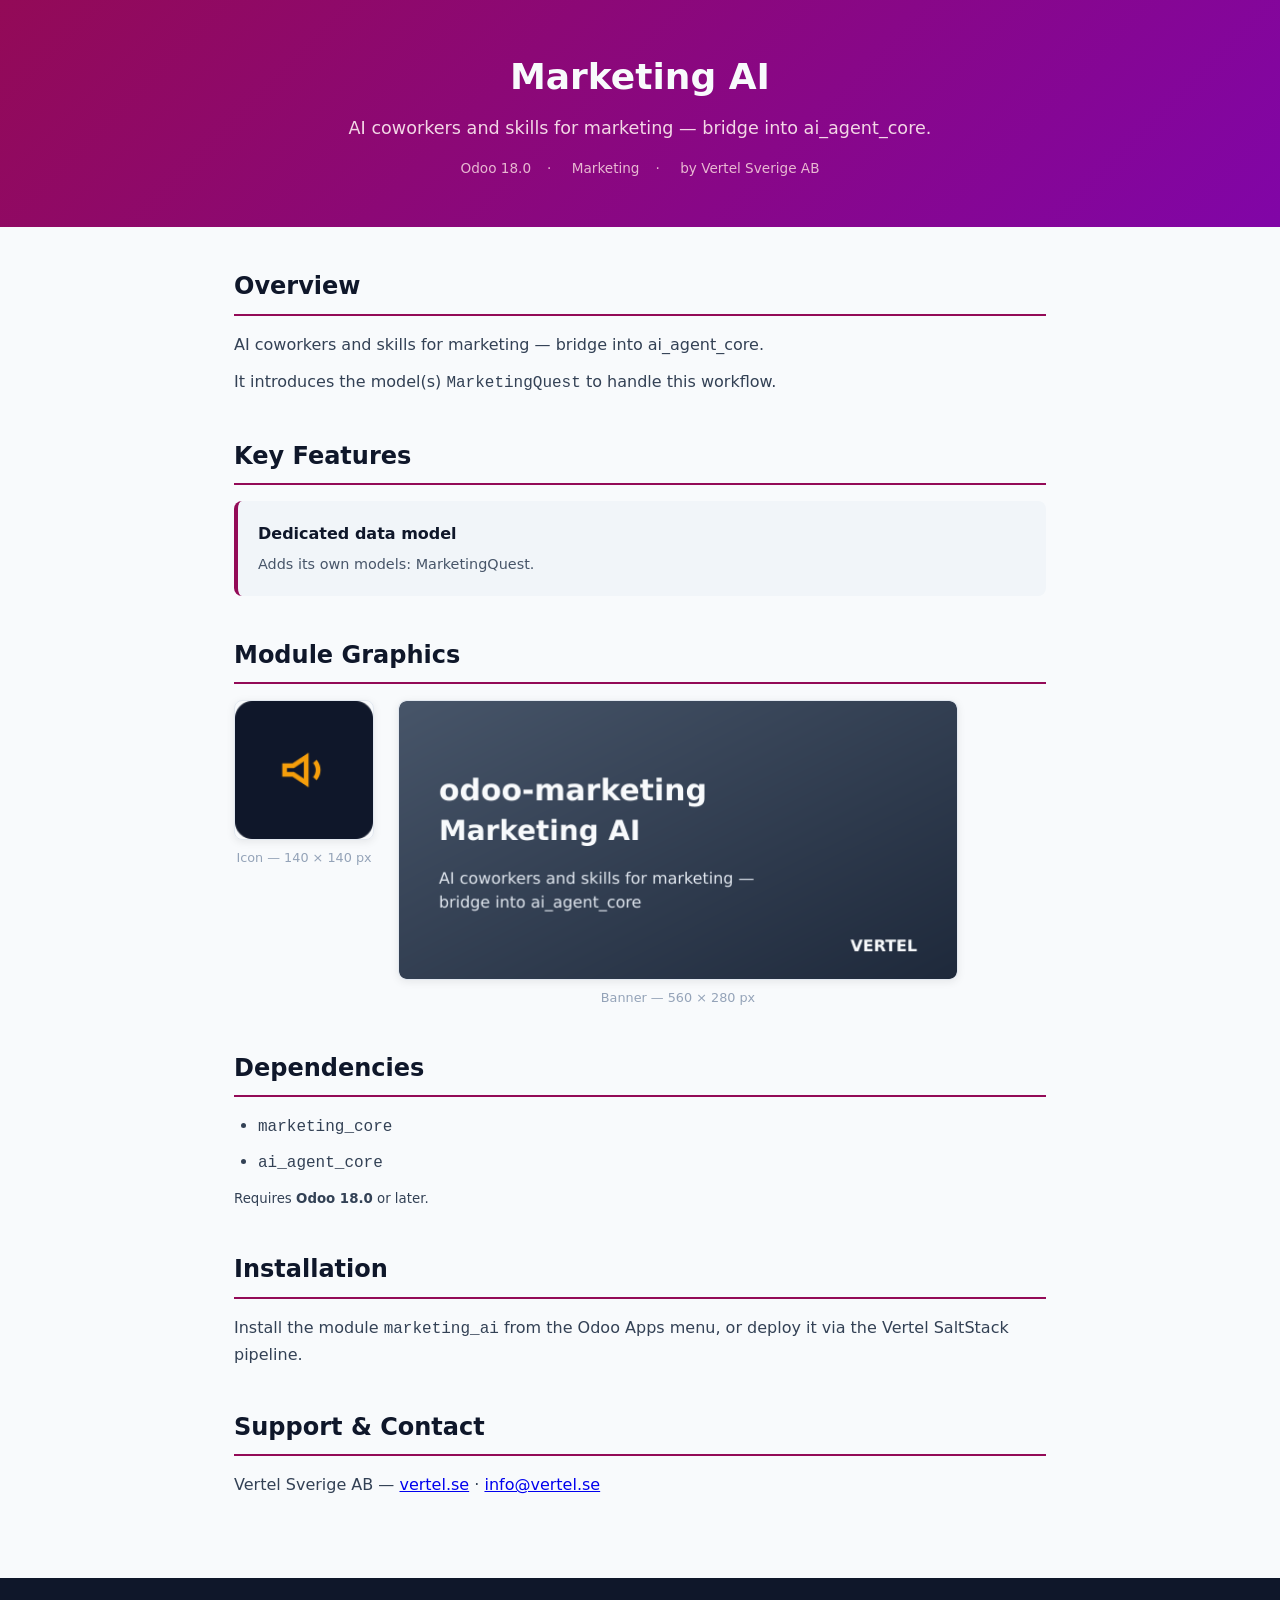
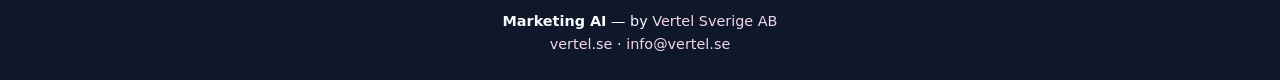
<file: marketing_ai/static/description/index.html>
<!DOCTYPE html>
<html lang="en">
<head>
  <meta charset="UTF-8">
  <meta name="viewport" content="width=device-width, initial-scale=1.0">
  <title>Marketing AI &mdash; Vertel for Odoo</title>
  <style>
    :root { --navy:#0F172A; --darkBg:#1E293B; --white:#F8FAFC; --gray:#94A3B8;
             --lightGray:#E2E8F0; --brand:#930a57; --brand2:#8105a7; }
    * { margin:0; padding:0; box-sizing:border-box; }
    body { font-family:Inter,system-ui,-apple-system,sans-serif; color:var(--darkBg);
            background:var(--white); line-height:1.6; }
    .hero { background:linear-gradient(135deg,var(--brand),var(--brand2)); color:var(--white);
             padding:48px 32px; text-align:center; }
    .hero h1 { font-size:2.25rem; font-weight:800; margin-bottom:8px; }
    .hero .subtitle { font-size:1.1rem; color:#f3d7e6; }
    .hero .meta { margin-top:16px; font-size:0.85rem; color:#e8b8d2; }
    .hero .meta span { margin:0 8px; }
    .container { max-width:860px; margin:0 auto; padding:40px 24px; }
    section { margin-bottom:40px; }
    section h2 { font-size:1.5rem; font-weight:700; color:var(--navy);
                  margin-bottom:16px; padding-bottom:8px; border-bottom:2px solid var(--brand); }
    section p, section li { font-size:1rem; color:#334155; }
    section p { margin-bottom:12px; }
    section ul { padding-left:24px; }
    section li { margin-bottom:8px; }
    .feature-grid { display:grid; grid-template-columns:repeat(auto-fit,minmax(240px,1fr));
                     gap:16px; margin-top:16px; }
    .feature-card { background:#F1F5F9; border-radius:8px; padding:20px;
                     border-left:4px solid var(--brand); }
    .feature-card h4 { font-size:1rem; font-weight:600; color:var(--navy); margin-bottom:6px; }
    .feature-card p { font-size:0.9rem; color:#475569; margin:0; }
    .screenshots { display:flex; flex-wrap:wrap; gap:24px; align-items:flex-start; }
    .screenshots figure { margin:0; text-align:center; }
    .screenshots img { display:block; border-radius:8px;
                        box-shadow:0 2px 8px rgba(0,0,0,0.08);
                        border:1px solid var(--lightGray); }
    .screenshots figcaption { margin-top:8px; font-size:0.8rem; color:var(--gray); }
    footer { background:var(--navy); color:var(--white); text-align:center;
              padding:32px 24px; font-size:0.9rem; }
    footer a { color:#f3d7e6; text-decoration:none; }
  </style>
</head>
<body>
<div class="hero">
  <h1>Marketing AI</h1>
  <p class="subtitle">AI coworkers and skills for marketing — bridge into ai_agent_core.</p>
  <div class="meta">
    <span>Odoo 18.0</span><span>&middot;</span>
    <span>Marketing</span><span>&middot;</span>
    <span>by Vertel Sverige AB</span>
  </div>
</div>
<div class="container">
  <section id="overview">
    <h2>Overview</h2>
    <p>AI coworkers and skills for marketing — bridge into ai_agent_core.</p>
    <p>It introduces the model(s) <code>MarketingQuest</code> to handle this workflow.</p>
  </section>
  <section id="features">
    <h2>Key Features</h2>
    <div class="feature-grid">
      <div class="feature-card"><h4>Dedicated data model</h4><p>Adds its own models: MarketingQuest.</p></div>
    </div>
  </section>
  <section id="screenshots">
    <h2>Module Graphics</h2>
    <div class="screenshots">
      <figure>
        <img src="icon.png" alt="Marketing AI icon" width="140" height="140">
        <figcaption>Icon &mdash; 140 &times; 140 px</figcaption>
      </figure>
      <figure>
        <img src="banner.png" alt="Marketing AI banner" width="560" height="280">
        <figcaption>Banner &mdash; 560 &times; 280 px</figcaption>
      </figure>
    </div>
  </section>
  <section id="dependencies">
    <h2>Dependencies</h2>
    <ul><li><code>marketing_core</code></li><li><code>ai_agent_core</code></li></ul>
    <p><small>Requires <strong>Odoo 18.0</strong> or later.</small></p>
  </section>
  <section id="installation">
    <h2>Installation</h2>
    <p>Install the module <code>marketing_ai</code> from the Odoo Apps menu,
       or deploy it via the Vertel SaltStack pipeline.</p>
  </section>
  <section id="support">
    <h2>Support &amp; Contact</h2>
    <p>Vertel Sverige AB &mdash; <a href="https://vertel.se">vertel.se</a> &middot;
       <a href="mailto:info@vertel.se">info@vertel.se</a></p>
  </section>
</div>
<footer>
  <p><strong>Marketing AI</strong> &mdash; by <a href="https://vertel.se">Vertel Sverige AB</a></p>
  <p><a href="https://vertel.se">vertel.se</a> &middot;
     <a href="mailto:info@vertel.se">info@vertel.se</a></p>
</footer>
</body>
</html>
</file>
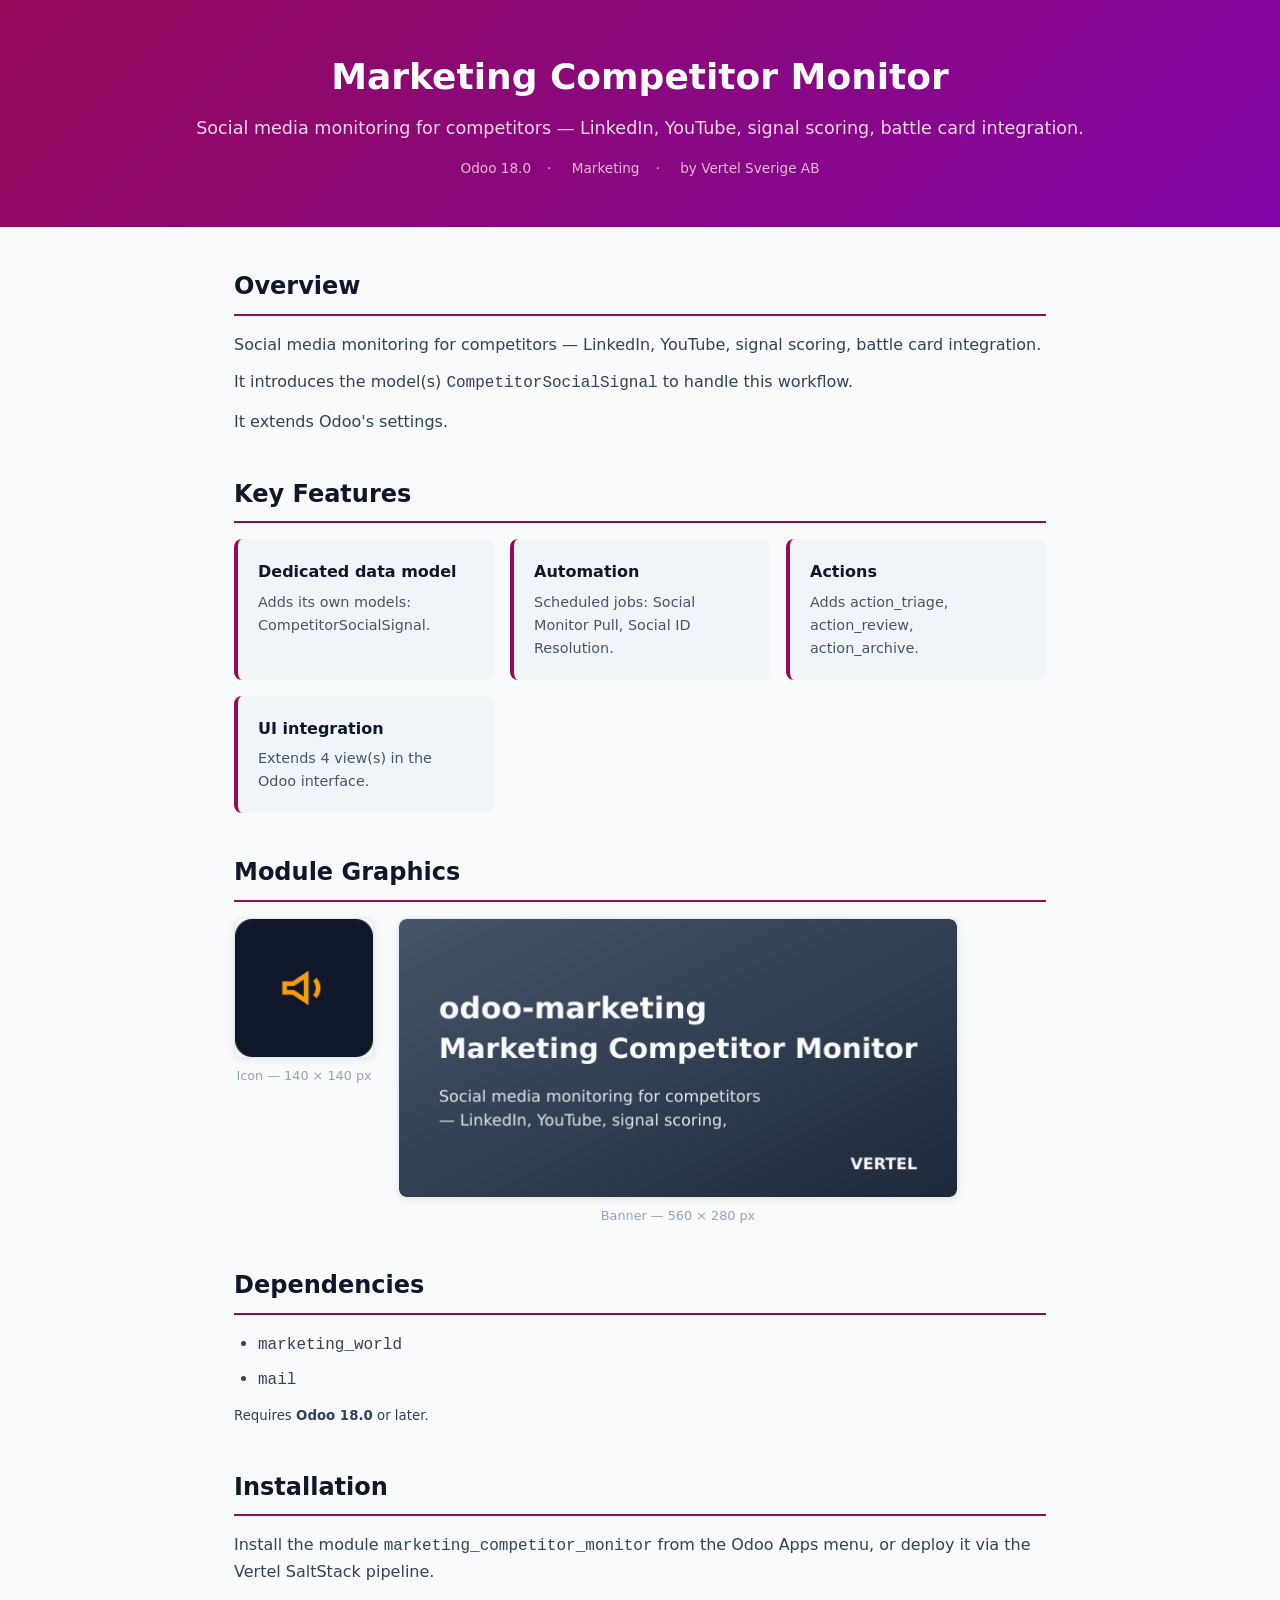
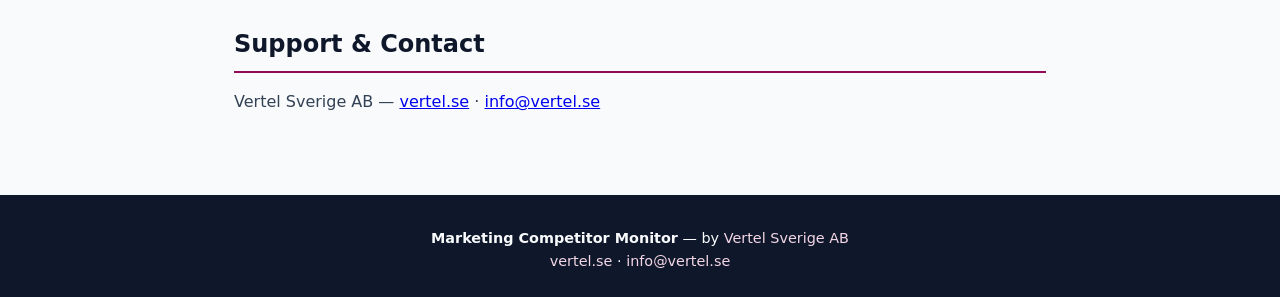
<file: marketing_competitor_monitor/static/description/index.html>
<!DOCTYPE html>
<html lang="en">
<head>
  <meta charset="UTF-8">
  <meta name="viewport" content="width=device-width, initial-scale=1.0">
  <title>Marketing Competitor Monitor &mdash; Vertel for Odoo</title>
  <style>
    :root { --navy:#0F172A; --darkBg:#1E293B; --white:#F8FAFC; --gray:#94A3B8;
             --lightGray:#E2E8F0; --brand:#930a57; --brand2:#8105a7; }
    * { margin:0; padding:0; box-sizing:border-box; }
    body { font-family:Inter,system-ui,-apple-system,sans-serif; color:var(--darkBg);
            background:var(--white); line-height:1.6; }
    .hero { background:linear-gradient(135deg,var(--brand),var(--brand2)); color:var(--white);
             padding:48px 32px; text-align:center; }
    .hero h1 { font-size:2.25rem; font-weight:800; margin-bottom:8px; }
    .hero .subtitle { font-size:1.1rem; color:#f3d7e6; }
    .hero .meta { margin-top:16px; font-size:0.85rem; color:#e8b8d2; }
    .hero .meta span { margin:0 8px; }
    .container { max-width:860px; margin:0 auto; padding:40px 24px; }
    section { margin-bottom:40px; }
    section h2 { font-size:1.5rem; font-weight:700; color:var(--navy);
                  margin-bottom:16px; padding-bottom:8px; border-bottom:2px solid var(--brand); }
    section p, section li { font-size:1rem; color:#334155; }
    section p { margin-bottom:12px; }
    section ul { padding-left:24px; }
    section li { margin-bottom:8px; }
    .feature-grid { display:grid; grid-template-columns:repeat(auto-fit,minmax(240px,1fr));
                     gap:16px; margin-top:16px; }
    .feature-card { background:#F1F5F9; border-radius:8px; padding:20px;
                     border-left:4px solid var(--brand); }
    .feature-card h4 { font-size:1rem; font-weight:600; color:var(--navy); margin-bottom:6px; }
    .feature-card p { font-size:0.9rem; color:#475569; margin:0; }
    .screenshots { display:flex; flex-wrap:wrap; gap:24px; align-items:flex-start; }
    .screenshots figure { margin:0; text-align:center; }
    .screenshots img { display:block; border-radius:8px;
                        box-shadow:0 2px 8px rgba(0,0,0,0.08);
                        border:1px solid var(--lightGray); }
    .screenshots figcaption { margin-top:8px; font-size:0.8rem; color:var(--gray); }
    footer { background:var(--navy); color:var(--white); text-align:center;
              padding:32px 24px; font-size:0.9rem; }
    footer a { color:#f3d7e6; text-decoration:none; }
  </style>
</head>
<body>
<div class="hero">
  <h1>Marketing Competitor Monitor</h1>
  <p class="subtitle">Social media monitoring for competitors — LinkedIn, YouTube, signal scoring, battle card integration.</p>
  <div class="meta">
    <span>Odoo 18.0</span><span>&middot;</span>
    <span>Marketing</span><span>&middot;</span>
    <span>by Vertel Sverige AB</span>
  </div>
</div>
<div class="container">
  <section id="overview">
    <h2>Overview</h2>
    <p>Social media monitoring for competitors — LinkedIn, YouTube, signal scoring, battle card integration.</p>
    <p>It introduces the model(s) <code>CompetitorSocialSignal</code> to handle this workflow.</p>
    <p>It extends Odoo's settings.</p>
  </section>
  <section id="features">
    <h2>Key Features</h2>
    <div class="feature-grid">
      <div class="feature-card"><h4>Dedicated data model</h4><p>Adds its own models: CompetitorSocialSignal.</p></div>
      <div class="feature-card"><h4>Automation</h4><p>Scheduled jobs: Social Monitor Pull, Social ID Resolution.</p></div>
      <div class="feature-card"><h4>Actions</h4><p>Adds action_triage, action_review, action_archive.</p></div>
      <div class="feature-card"><h4>UI integration</h4><p>Extends 4 view(s) in the Odoo interface.</p></div>
    </div>
  </section>
  <section id="screenshots">
    <h2>Module Graphics</h2>
    <div class="screenshots">
      <figure>
        <img src="icon.png" alt="Marketing Competitor Monitor icon" width="140" height="140">
        <figcaption>Icon &mdash; 140 &times; 140 px</figcaption>
      </figure>
      <figure>
        <img src="banner.png" alt="Marketing Competitor Monitor banner" width="560" height="280">
        <figcaption>Banner &mdash; 560 &times; 280 px</figcaption>
      </figure>
    </div>
  </section>
  <section id="dependencies">
    <h2>Dependencies</h2>
    <ul><li><code>marketing_world</code></li><li><code>mail</code></li></ul>
    <p><small>Requires <strong>Odoo 18.0</strong> or later.</small></p>
  </section>
  <section id="installation">
    <h2>Installation</h2>
    <p>Install the module <code>marketing_competitor_monitor</code> from the Odoo Apps menu,
       or deploy it via the Vertel SaltStack pipeline.</p>
  </section>
  <section id="support">
    <h2>Support &amp; Contact</h2>
    <p>Vertel Sverige AB &mdash; <a href="https://vertel.se">vertel.se</a> &middot;
       <a href="mailto:info@vertel.se">info@vertel.se</a></p>
  </section>
</div>
<footer>
  <p><strong>Marketing Competitor Monitor</strong> &mdash; by <a href="https://vertel.se">Vertel Sverige AB</a></p>
  <p><a href="https://vertel.se">vertel.se</a> &middot;
     <a href="mailto:info@vertel.se">info@vertel.se</a></p>
</footer>
</body>
</html>
</file>
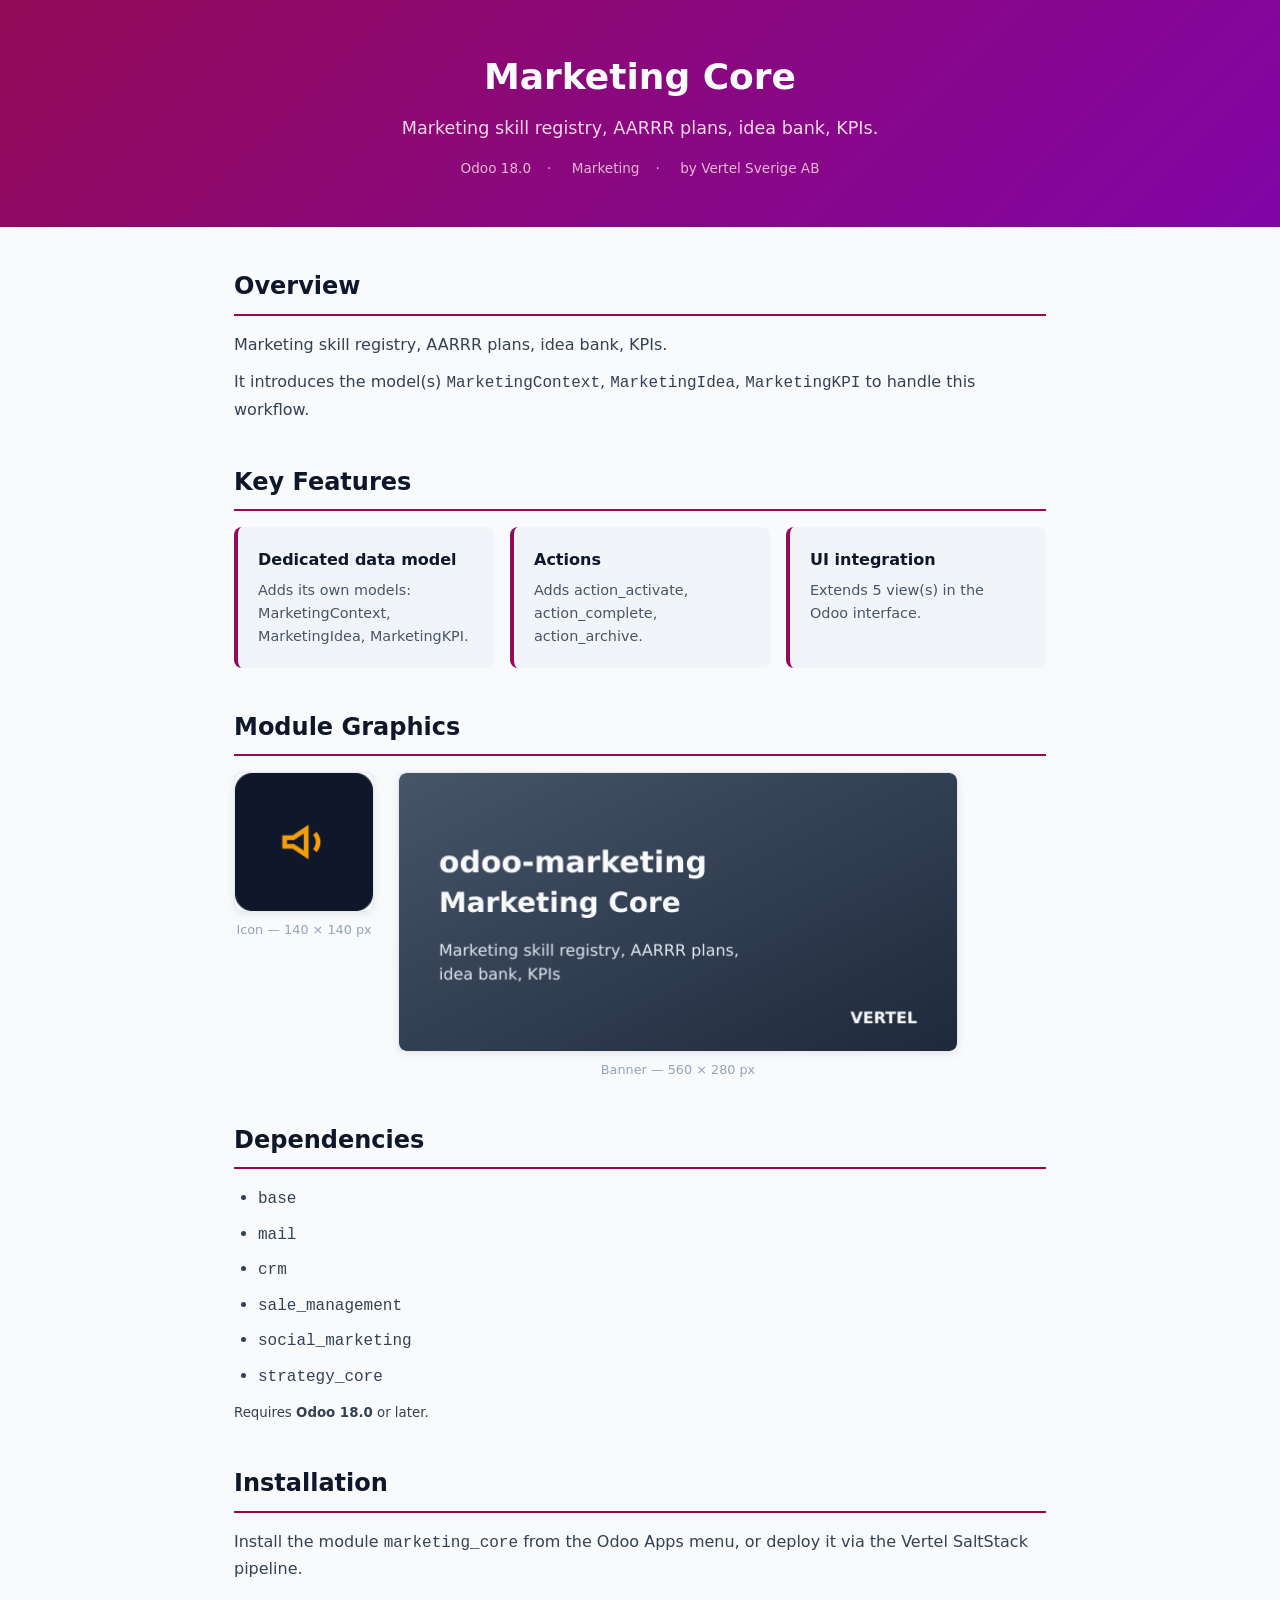
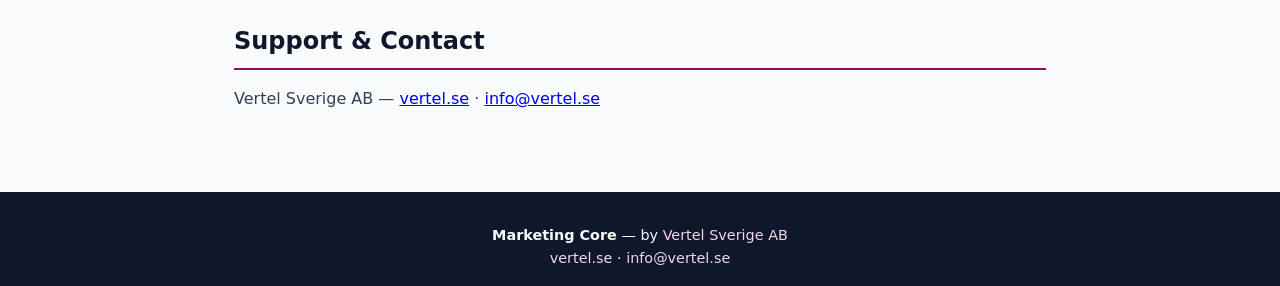
<file: marketing_core/static/description/index.html>
<!DOCTYPE html>
<html lang="en">
<head>
  <meta charset="UTF-8">
  <meta name="viewport" content="width=device-width, initial-scale=1.0">
  <title>Marketing Core &mdash; Vertel for Odoo</title>
  <style>
    :root { --navy:#0F172A; --darkBg:#1E293B; --white:#F8FAFC; --gray:#94A3B8;
             --lightGray:#E2E8F0; --brand:#930a57; --brand2:#8105a7; }
    * { margin:0; padding:0; box-sizing:border-box; }
    body { font-family:Inter,system-ui,-apple-system,sans-serif; color:var(--darkBg);
            background:var(--white); line-height:1.6; }
    .hero { background:linear-gradient(135deg,var(--brand),var(--brand2)); color:var(--white);
             padding:48px 32px; text-align:center; }
    .hero h1 { font-size:2.25rem; font-weight:800; margin-bottom:8px; }
    .hero .subtitle { font-size:1.1rem; color:#f3d7e6; }
    .hero .meta { margin-top:16px; font-size:0.85rem; color:#e8b8d2; }
    .hero .meta span { margin:0 8px; }
    .container { max-width:860px; margin:0 auto; padding:40px 24px; }
    section { margin-bottom:40px; }
    section h2 { font-size:1.5rem; font-weight:700; color:var(--navy);
                  margin-bottom:16px; padding-bottom:8px; border-bottom:2px solid var(--brand); }
    section p, section li { font-size:1rem; color:#334155; }
    section p { margin-bottom:12px; }
    section ul { padding-left:24px; }
    section li { margin-bottom:8px; }
    .feature-grid { display:grid; grid-template-columns:repeat(auto-fit,minmax(240px,1fr));
                     gap:16px; margin-top:16px; }
    .feature-card { background:#F1F5F9; border-radius:8px; padding:20px;
                     border-left:4px solid var(--brand); }
    .feature-card h4 { font-size:1rem; font-weight:600; color:var(--navy); margin-bottom:6px; }
    .feature-card p { font-size:0.9rem; color:#475569; margin:0; }
    .screenshots { display:flex; flex-wrap:wrap; gap:24px; align-items:flex-start; }
    .screenshots figure { margin:0; text-align:center; }
    .screenshots img { display:block; border-radius:8px;
                        box-shadow:0 2px 8px rgba(0,0,0,0.08);
                        border:1px solid var(--lightGray); }
    .screenshots figcaption { margin-top:8px; font-size:0.8rem; color:var(--gray); }
    footer { background:var(--navy); color:var(--white); text-align:center;
              padding:32px 24px; font-size:0.9rem; }
    footer a { color:#f3d7e6; text-decoration:none; }
  </style>
</head>
<body>
<div class="hero">
  <h1>Marketing Core</h1>
  <p class="subtitle">Marketing skill registry, AARRR plans, idea bank, KPIs.</p>
  <div class="meta">
    <span>Odoo 18.0</span><span>&middot;</span>
    <span>Marketing</span><span>&middot;</span>
    <span>by Vertel Sverige AB</span>
  </div>
</div>
<div class="container">
  <section id="overview">
    <h2>Overview</h2>
    <p>Marketing skill registry, AARRR plans, idea bank, KPIs.</p>
    <p>It introduces the model(s) <code>MarketingContext</code>, <code>MarketingIdea</code>, <code>MarketingKPI</code> to handle this workflow.</p>
  </section>
  <section id="features">
    <h2>Key Features</h2>
    <div class="feature-grid">
      <div class="feature-card"><h4>Dedicated data model</h4><p>Adds its own models: MarketingContext, MarketingIdea, MarketingKPI.</p></div>
      <div class="feature-card"><h4>Actions</h4><p>Adds action_activate, action_complete, action_archive.</p></div>
      <div class="feature-card"><h4>UI integration</h4><p>Extends 5 view(s) in the Odoo interface.</p></div>
    </div>
  </section>
  <section id="screenshots">
    <h2>Module Graphics</h2>
    <div class="screenshots">
      <figure>
        <img src="icon.png" alt="Marketing Core icon" width="140" height="140">
        <figcaption>Icon &mdash; 140 &times; 140 px</figcaption>
      </figure>
      <figure>
        <img src="banner.png" alt="Marketing Core banner" width="560" height="280">
        <figcaption>Banner &mdash; 560 &times; 280 px</figcaption>
      </figure>
    </div>
  </section>
  <section id="dependencies">
    <h2>Dependencies</h2>
    <ul><li><code>base</code></li><li><code>mail</code></li><li><code>crm</code></li><li><code>sale_management</code></li><li><code>social_marketing</code></li><li><code>strategy_core</code></li></ul>
    <p><small>Requires <strong>Odoo 18.0</strong> or later.</small></p>
  </section>
  <section id="installation">
    <h2>Installation</h2>
    <p>Install the module <code>marketing_core</code> from the Odoo Apps menu,
       or deploy it via the Vertel SaltStack pipeline.</p>
  </section>
  <section id="support">
    <h2>Support &amp; Contact</h2>
    <p>Vertel Sverige AB &mdash; <a href="https://vertel.se">vertel.se</a> &middot;
       <a href="mailto:info@vertel.se">info@vertel.se</a></p>
  </section>
</div>
<footer>
  <p><strong>Marketing Core</strong> &mdash; by <a href="https://vertel.se">Vertel Sverige AB</a></p>
  <p><a href="https://vertel.se">vertel.se</a> &middot;
     <a href="mailto:info@vertel.se">info@vertel.se</a></p>
</footer>
</body>
</html>
</file>
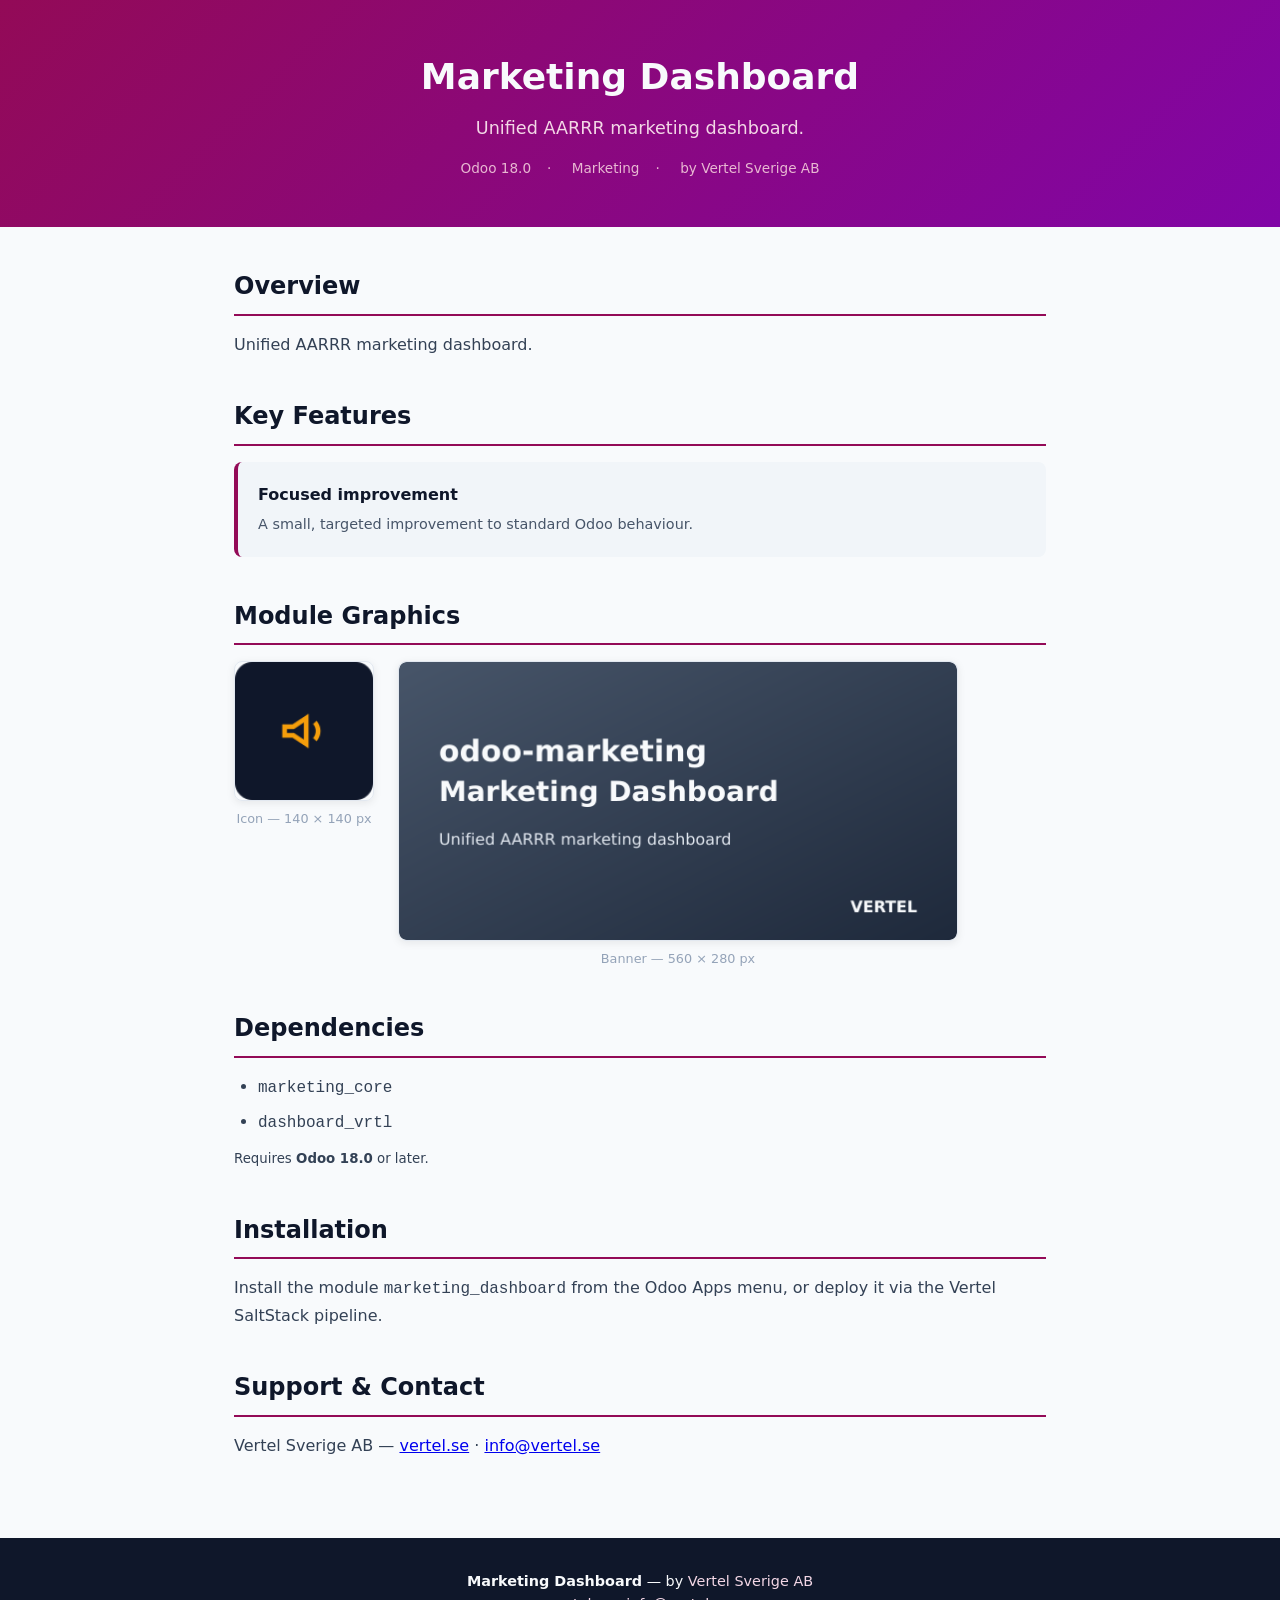
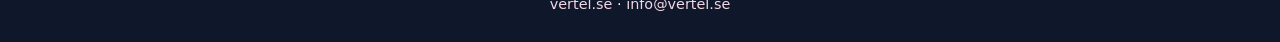
<file: marketing_dashboard/static/description/index.html>
<!DOCTYPE html>
<html lang="en">
<head>
  <meta charset="UTF-8">
  <meta name="viewport" content="width=device-width, initial-scale=1.0">
  <title>Marketing Dashboard &mdash; Vertel for Odoo</title>
  <style>
    :root { --navy:#0F172A; --darkBg:#1E293B; --white:#F8FAFC; --gray:#94A3B8;
             --lightGray:#E2E8F0; --brand:#930a57; --brand2:#8105a7; }
    * { margin:0; padding:0; box-sizing:border-box; }
    body { font-family:Inter,system-ui,-apple-system,sans-serif; color:var(--darkBg);
            background:var(--white); line-height:1.6; }
    .hero { background:linear-gradient(135deg,var(--brand),var(--brand2)); color:var(--white);
             padding:48px 32px; text-align:center; }
    .hero h1 { font-size:2.25rem; font-weight:800; margin-bottom:8px; }
    .hero .subtitle { font-size:1.1rem; color:#f3d7e6; }
    .hero .meta { margin-top:16px; font-size:0.85rem; color:#e8b8d2; }
    .hero .meta span { margin:0 8px; }
    .container { max-width:860px; margin:0 auto; padding:40px 24px; }
    section { margin-bottom:40px; }
    section h2 { font-size:1.5rem; font-weight:700; color:var(--navy);
                  margin-bottom:16px; padding-bottom:8px; border-bottom:2px solid var(--brand); }
    section p, section li { font-size:1rem; color:#334155; }
    section p { margin-bottom:12px; }
    section ul { padding-left:24px; }
    section li { margin-bottom:8px; }
    .feature-grid { display:grid; grid-template-columns:repeat(auto-fit,minmax(240px,1fr));
                     gap:16px; margin-top:16px; }
    .feature-card { background:#F1F5F9; border-radius:8px; padding:20px;
                     border-left:4px solid var(--brand); }
    .feature-card h4 { font-size:1rem; font-weight:600; color:var(--navy); margin-bottom:6px; }
    .feature-card p { font-size:0.9rem; color:#475569; margin:0; }
    .screenshots { display:flex; flex-wrap:wrap; gap:24px; align-items:flex-start; }
    .screenshots figure { margin:0; text-align:center; }
    .screenshots img { display:block; border-radius:8px;
                        box-shadow:0 2px 8px rgba(0,0,0,0.08);
                        border:1px solid var(--lightGray); }
    .screenshots figcaption { margin-top:8px; font-size:0.8rem; color:var(--gray); }
    footer { background:var(--navy); color:var(--white); text-align:center;
              padding:32px 24px; font-size:0.9rem; }
    footer a { color:#f3d7e6; text-decoration:none; }
  </style>
</head>
<body>
<div class="hero">
  <h1>Marketing Dashboard</h1>
  <p class="subtitle">Unified AARRR marketing dashboard.</p>
  <div class="meta">
    <span>Odoo 18.0</span><span>&middot;</span>
    <span>Marketing</span><span>&middot;</span>
    <span>by Vertel Sverige AB</span>
  </div>
</div>
<div class="container">
  <section id="overview">
    <h2>Overview</h2>
    <p>Unified AARRR marketing dashboard.</p>
  </section>
  <section id="features">
    <h2>Key Features</h2>
    <div class="feature-grid">
      <div class="feature-card"><h4>Focused improvement</h4><p>A small, targeted improvement to standard Odoo behaviour.</p></div>
    </div>
  </section>
  <section id="screenshots">
    <h2>Module Graphics</h2>
    <div class="screenshots">
      <figure>
        <img src="icon.png" alt="Marketing Dashboard icon" width="140" height="140">
        <figcaption>Icon &mdash; 140 &times; 140 px</figcaption>
      </figure>
      <figure>
        <img src="banner.png" alt="Marketing Dashboard banner" width="560" height="280">
        <figcaption>Banner &mdash; 560 &times; 280 px</figcaption>
      </figure>
    </div>
  </section>
  <section id="dependencies">
    <h2>Dependencies</h2>
    <ul><li><code>marketing_core</code></li><li><code>dashboard_vrtl</code></li></ul>
    <p><small>Requires <strong>Odoo 18.0</strong> or later.</small></p>
  </section>
  <section id="installation">
    <h2>Installation</h2>
    <p>Install the module <code>marketing_dashboard</code> from the Odoo Apps menu,
       or deploy it via the Vertel SaltStack pipeline.</p>
  </section>
  <section id="support">
    <h2>Support &amp; Contact</h2>
    <p>Vertel Sverige AB &mdash; <a href="https://vertel.se">vertel.se</a> &middot;
       <a href="mailto:info@vertel.se">info@vertel.se</a></p>
  </section>
</div>
<footer>
  <p><strong>Marketing Dashboard</strong> &mdash; by <a href="https://vertel.se">Vertel Sverige AB</a></p>
  <p><a href="https://vertel.se">vertel.se</a> &middot;
     <a href="mailto:info@vertel.se">info@vertel.se</a></p>
</footer>
</body>
</html>
</file>
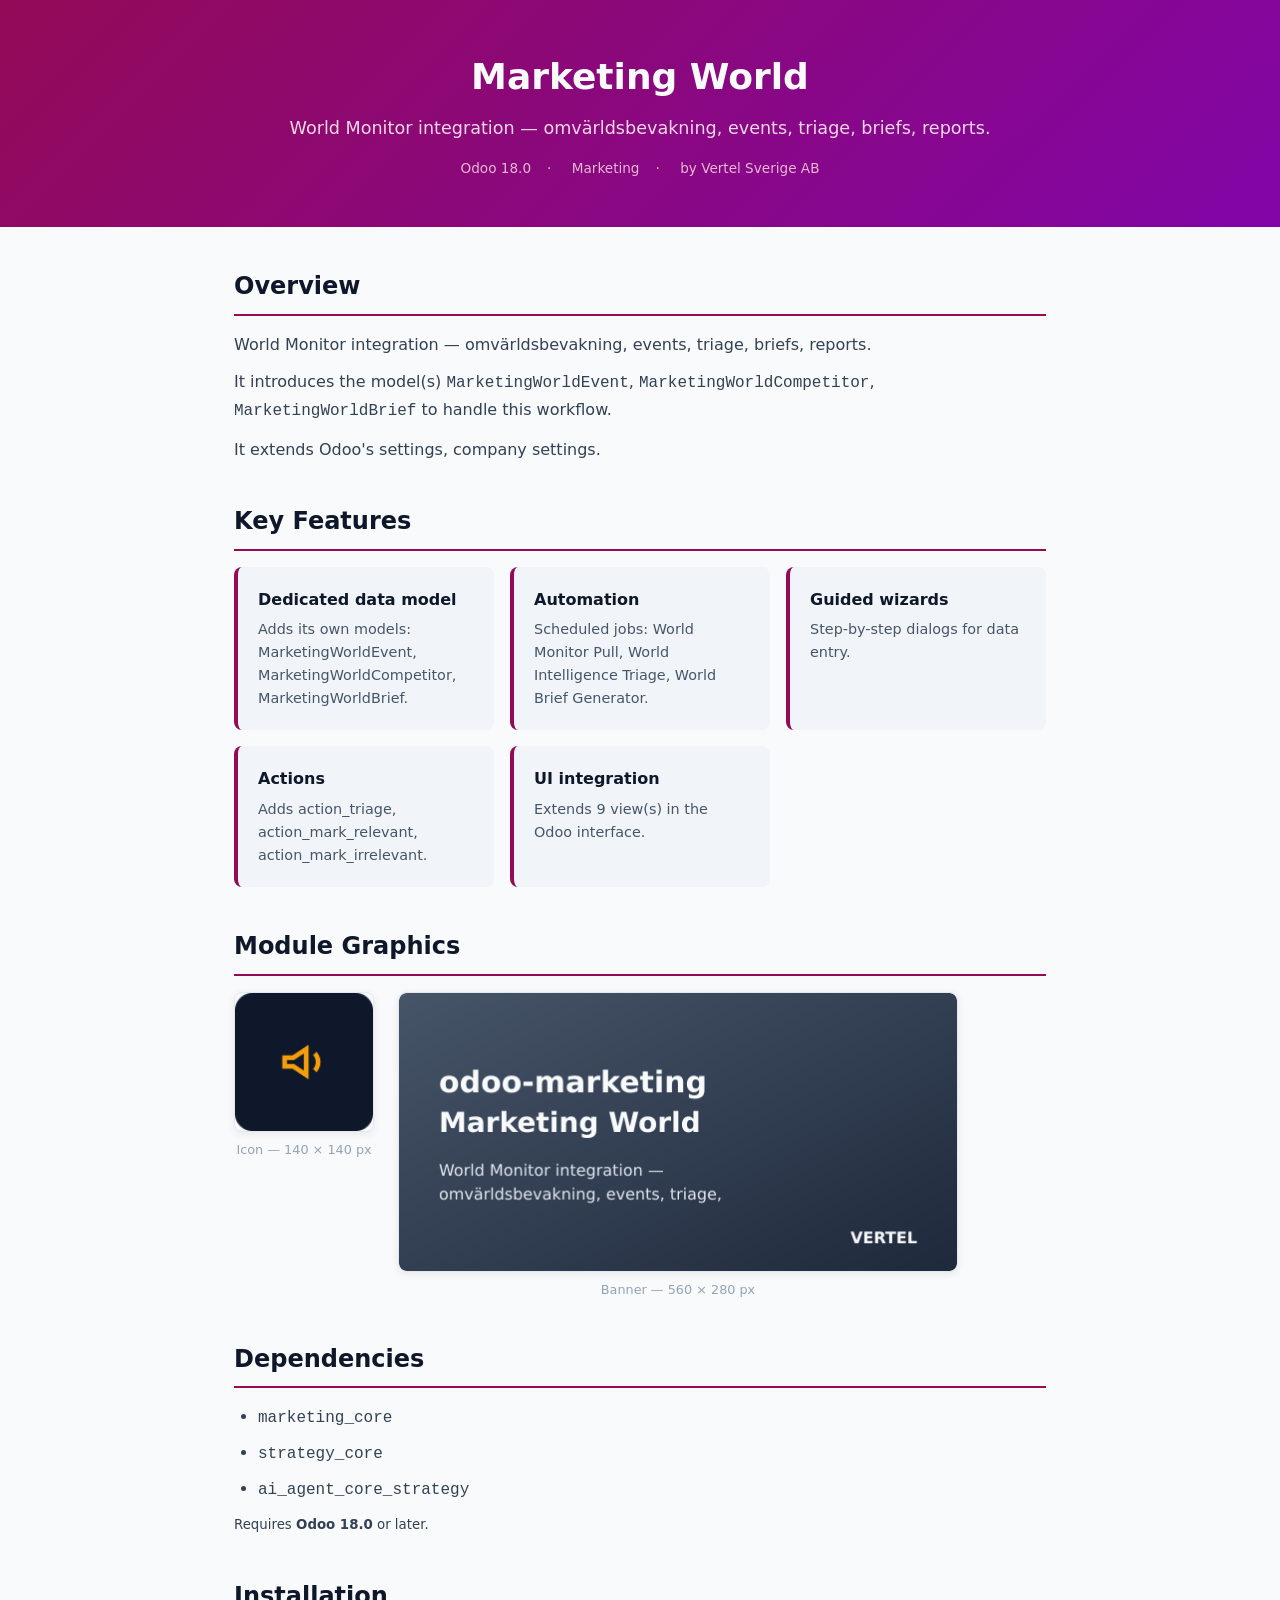
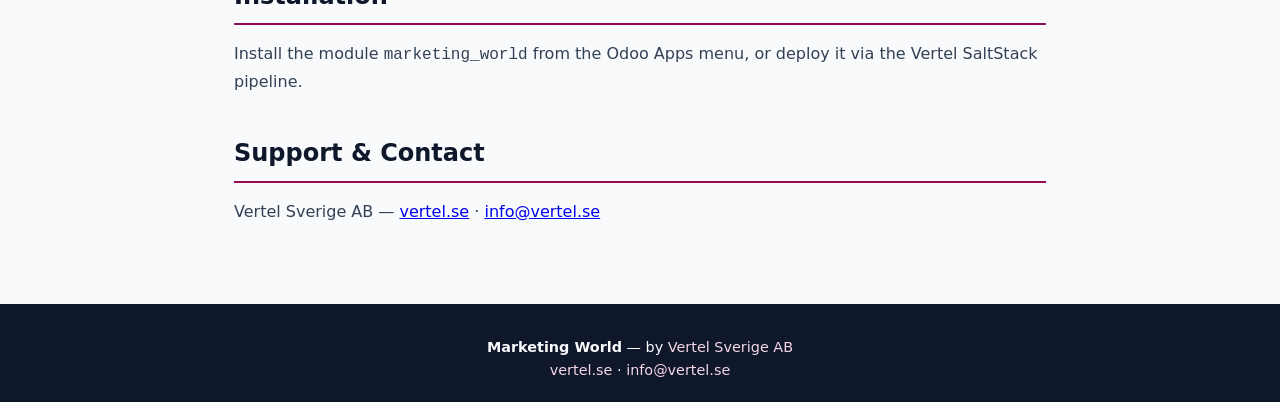
<file: marketing_world/static/description/index.html>
<!DOCTYPE html>
<html lang="en">
<head>
  <meta charset="UTF-8">
  <meta name="viewport" content="width=device-width, initial-scale=1.0">
  <title>Marketing World &mdash; Vertel for Odoo</title>
  <style>
    :root { --navy:#0F172A; --darkBg:#1E293B; --white:#F8FAFC; --gray:#94A3B8;
             --lightGray:#E2E8F0; --brand:#930a57; --brand2:#8105a7; }
    * { margin:0; padding:0; box-sizing:border-box; }
    body { font-family:Inter,system-ui,-apple-system,sans-serif; color:var(--darkBg);
            background:var(--white); line-height:1.6; }
    .hero { background:linear-gradient(135deg,var(--brand),var(--brand2)); color:var(--white);
             padding:48px 32px; text-align:center; }
    .hero h1 { font-size:2.25rem; font-weight:800; margin-bottom:8px; }
    .hero .subtitle { font-size:1.1rem; color:#f3d7e6; }
    .hero .meta { margin-top:16px; font-size:0.85rem; color:#e8b8d2; }
    .hero .meta span { margin:0 8px; }
    .container { max-width:860px; margin:0 auto; padding:40px 24px; }
    section { margin-bottom:40px; }
    section h2 { font-size:1.5rem; font-weight:700; color:var(--navy);
                  margin-bottom:16px; padding-bottom:8px; border-bottom:2px solid var(--brand); }
    section p, section li { font-size:1rem; color:#334155; }
    section p { margin-bottom:12px; }
    section ul { padding-left:24px; }
    section li { margin-bottom:8px; }
    .feature-grid { display:grid; grid-template-columns:repeat(auto-fit,minmax(240px,1fr));
                     gap:16px; margin-top:16px; }
    .feature-card { background:#F1F5F9; border-radius:8px; padding:20px;
                     border-left:4px solid var(--brand); }
    .feature-card h4 { font-size:1rem; font-weight:600; color:var(--navy); margin-bottom:6px; }
    .feature-card p { font-size:0.9rem; color:#475569; margin:0; }
    .screenshots { display:flex; flex-wrap:wrap; gap:24px; align-items:flex-start; }
    .screenshots figure { margin:0; text-align:center; }
    .screenshots img { display:block; border-radius:8px;
                        box-shadow:0 2px 8px rgba(0,0,0,0.08);
                        border:1px solid var(--lightGray); }
    .screenshots figcaption { margin-top:8px; font-size:0.8rem; color:var(--gray); }
    footer { background:var(--navy); color:var(--white); text-align:center;
              padding:32px 24px; font-size:0.9rem; }
    footer a { color:#f3d7e6; text-decoration:none; }
  </style>
</head>
<body>
<div class="hero">
  <h1>Marketing World</h1>
  <p class="subtitle">World Monitor integration — omvärldsbevakning, events, triage, briefs, reports.</p>
  <div class="meta">
    <span>Odoo 18.0</span><span>&middot;</span>
    <span>Marketing</span><span>&middot;</span>
    <span>by Vertel Sverige AB</span>
  </div>
</div>
<div class="container">
  <section id="overview">
    <h2>Overview</h2>
    <p>World Monitor integration — omvärldsbevakning, events, triage, briefs, reports.</p>
    <p>It introduces the model(s) <code>MarketingWorldEvent</code>, <code>MarketingWorldCompetitor</code>, <code>MarketingWorldBrief</code> to handle this workflow.</p>
    <p>It extends Odoo's settings, company settings.</p>
  </section>
  <section id="features">
    <h2>Key Features</h2>
    <div class="feature-grid">
      <div class="feature-card"><h4>Dedicated data model</h4><p>Adds its own models: MarketingWorldEvent, MarketingWorldCompetitor, MarketingWorldBrief.</p></div>
      <div class="feature-card"><h4>Automation</h4><p>Scheduled jobs: World Monitor Pull, World Intelligence Triage, World Brief Generator.</p></div>
      <div class="feature-card"><h4>Guided wizards</h4><p>Step-by-step dialogs for data entry.</p></div>
      <div class="feature-card"><h4>Actions</h4><p>Adds action_triage, action_mark_relevant, action_mark_irrelevant.</p></div>
      <div class="feature-card"><h4>UI integration</h4><p>Extends 9 view(s) in the Odoo interface.</p></div>
    </div>
  </section>
  <section id="screenshots">
    <h2>Module Graphics</h2>
    <div class="screenshots">
      <figure>
        <img src="icon.png" alt="Marketing World icon" width="140" height="140">
        <figcaption>Icon &mdash; 140 &times; 140 px</figcaption>
      </figure>
      <figure>
        <img src="banner.png" alt="Marketing World banner" width="560" height="280">
        <figcaption>Banner &mdash; 560 &times; 280 px</figcaption>
      </figure>
    </div>
  </section>
  <section id="dependencies">
    <h2>Dependencies</h2>
    <ul><li><code>marketing_core</code></li><li><code>strategy_core</code></li><li><code>ai_agent_core_strategy</code></li></ul>
    <p><small>Requires <strong>Odoo 18.0</strong> or later.</small></p>
  </section>
  <section id="installation">
    <h2>Installation</h2>
    <p>Install the module <code>marketing_world</code> from the Odoo Apps menu,
       or deploy it via the Vertel SaltStack pipeline.</p>
  </section>
  <section id="support">
    <h2>Support &amp; Contact</h2>
    <p>Vertel Sverige AB &mdash; <a href="https://vertel.se">vertel.se</a> &middot;
       <a href="mailto:info@vertel.se">info@vertel.se</a></p>
  </section>
</div>
<footer>
  <p><strong>Marketing World</strong> &mdash; by <a href="https://vertel.se">Vertel Sverige AB</a></p>
  <p><a href="https://vertel.se">vertel.se</a> &middot;
     <a href="mailto:info@vertel.se">info@vertel.se</a></p>
</footer>
</body>
</html>
</file>
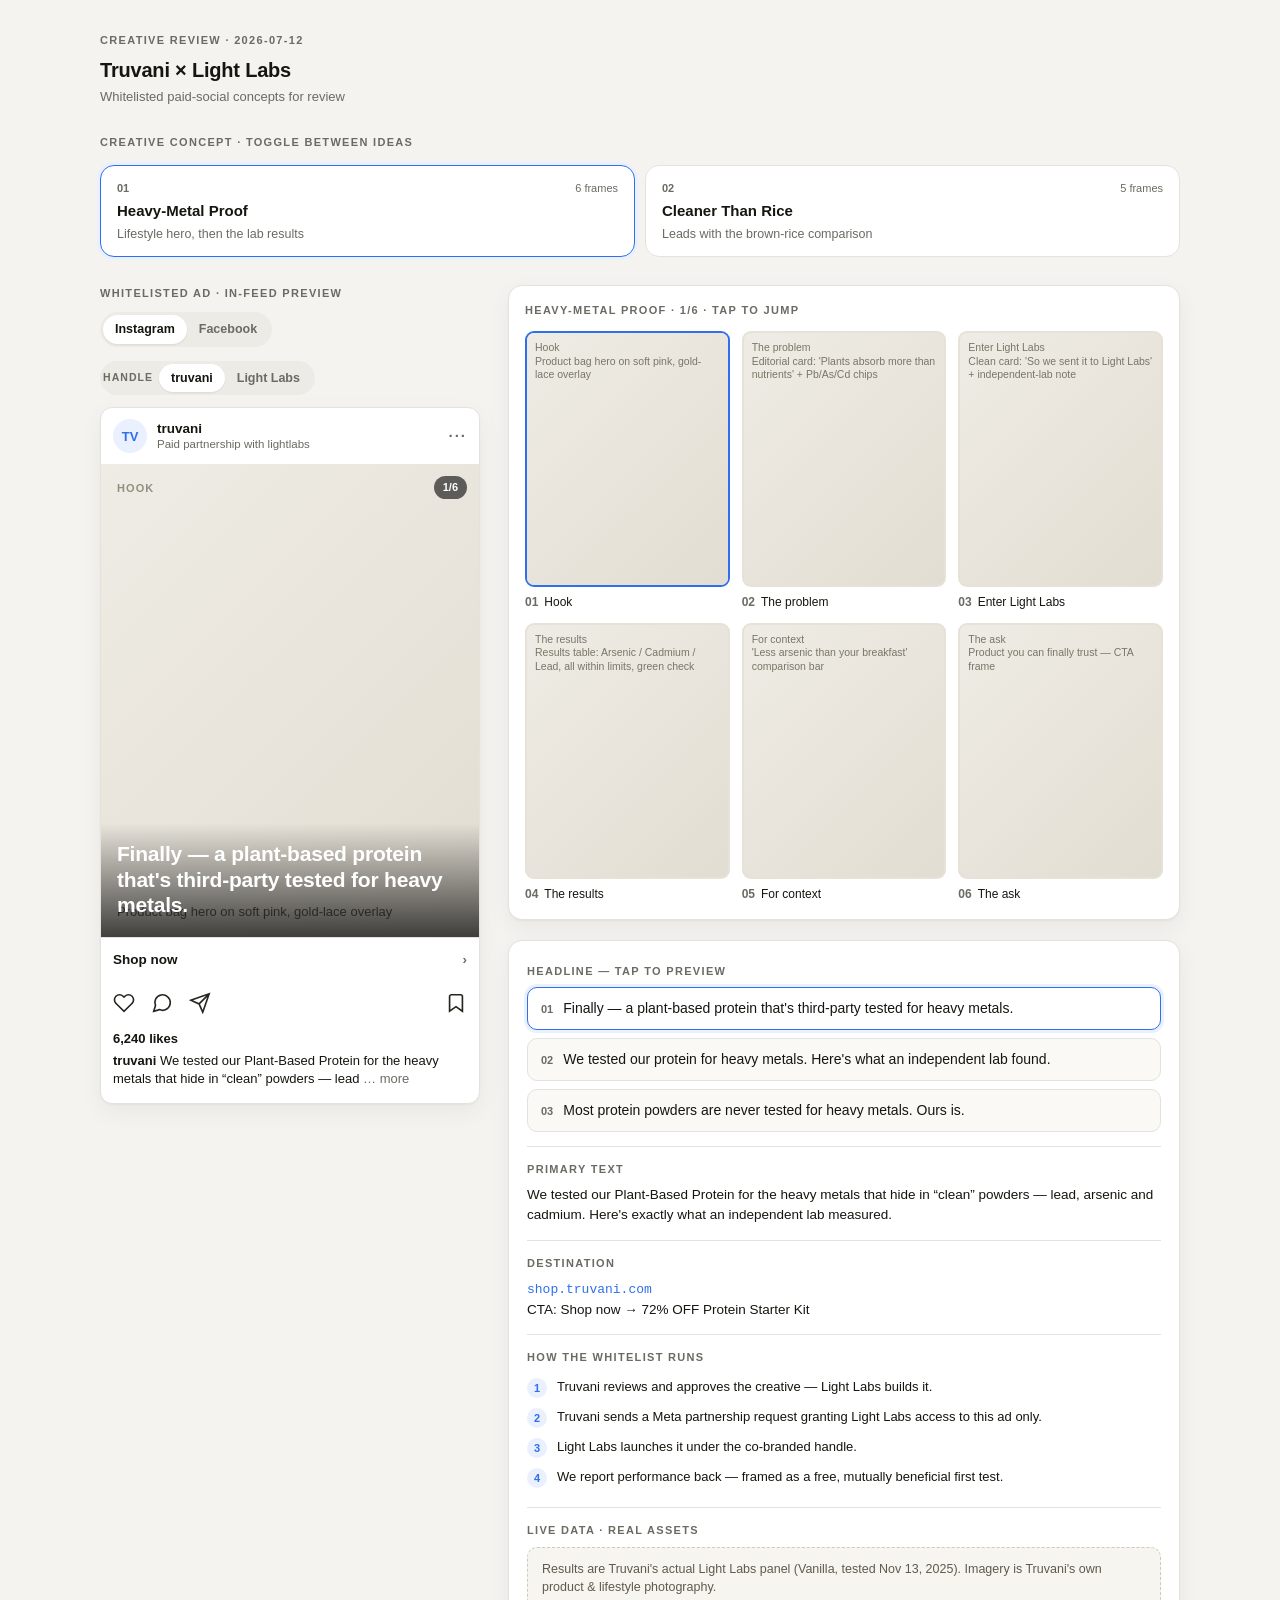
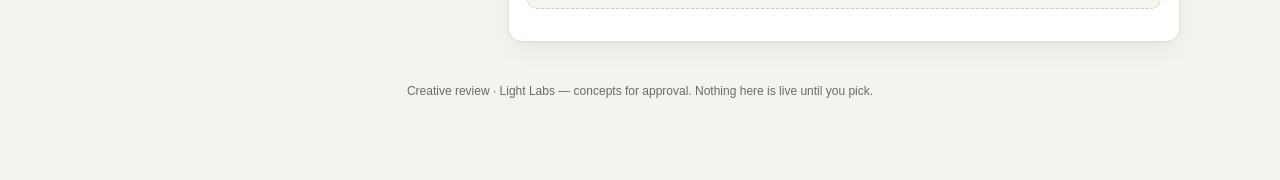
<file: skills/ad-creative/assets/creative-review-template.html>
<!DOCTYPE html>
<!--
  Creative Review Page — a shareable ad-creative approval artifact.

  HOW TO USE (agents): replace the JSON inside <script id="review-data"> below
  with the real project. Everything else renders from it. The file is
  self-contained — no build, no network, no dependencies. Open it in a browser,
  host it on any static host (Vercel/Netlify/GitHub Pages), or hand off the
  single .html file.

  THE DATA BLOCK IS JSON, NOT JAVASCRIPT:
    - double-quoted keys and strings, no comments, no trailing commas
    - it is inert data (parsed with JSON.parse), so a value can never execute
    - SECURITY: escape every literal "<" in your text values as < so a
      value like "</script>" can never break out of the tag. All values are
      also HTML-escaped again at render time.

  DATA SHAPE — see references/creative-review-page.md for the annotated spec.
  Images: each frame's "image" may be a URL, a relative path, or a data URI.
  If omitted (or the file is missing), a placeholder shows the frame label +
  the image prompt — use this for concepts not yet rendered to image.
-->
<html lang="en">
<head>
<meta charset="utf-8" />
<meta name="viewport" content="width=device-width, initial-scale=1" />
<title>Creative Review</title>
<style>
  :root {
    --bg: #f4f3f0; --card: #ffffff; --ink: #16150f; --muted: #6b6a63;
    --line: #e4e2dc; --accent: #2f6fed; --accent-soft: #eaf0fe;
    --radius: 14px; --shadow: 0 1px 2px rgba(0,0,0,.04), 0 8px 24px rgba(0,0,0,.05);
  }
  * { box-sizing: border-box; }
  body { margin: 0; background: var(--bg); color: var(--ink);
    font: 15px/1.5 -apple-system, BlinkMacSystemFont, "Segoe UI", Roboto, Helvetica, Arial, sans-serif;
    -webkit-font-smoothing: antialiased; }
  .wrap { max-width: 1120px; margin: 0 auto; padding: 32px 20px 80px; }
  .eyebrow { font-size: 11px; font-weight: 700; letter-spacing: .12em; text-transform: uppercase; color: var(--muted); }
  a { color: var(--accent); }

  header.project { margin-bottom: 28px; }
  header.project h1 { font-size: 20px; margin: 6px 0 2px; letter-spacing: -.01em; }
  header.project .sub { color: var(--muted); font-size: 13px; }

  .concepts { display: grid; grid-template-columns: repeat(auto-fit, minmax(210px, 1fr)); gap: 10px; margin: 14px 0 28px; }
  .concept { text-align: left; background: var(--card); border: 1.5px solid var(--line); border-radius: var(--radius);
    padding: 14px 16px; cursor: pointer; transition: border-color .12s, box-shadow .12s; font: inherit; color: inherit; }
  .concept:hover { border-color: #cfcdc6; }
  .concept[aria-selected="true"] { border-color: var(--accent); box-shadow: 0 0 0 3px var(--accent-soft); background: #fff; }
  .concept .row1 { display: flex; align-items: baseline; justify-content: space-between; gap: 8px; }
  .concept .num { font-size: 11px; font-weight: 700; color: var(--muted); }
  .concept .frames { font-size: 11px; color: var(--muted); }
  .concept .name { font-weight: 650; font-size: 15px; margin: 4px 0 3px; }
  .concept .tag { font-size: 12.5px; color: var(--muted); line-height: 1.35; }

  .grid { display: grid; grid-template-columns: minmax(0, 380px) minmax(0, 1fr); gap: 28px; align-items: start; }
  @media (max-width: 860px) { .grid { grid-template-columns: 1fr; } }
  .col-label { margin-bottom: 10px; }

  .toggles { display: flex; flex-wrap: wrap; gap: 14px; margin-bottom: 12px; }
  .seg { display: inline-flex; background: #ecebe6; border-radius: 999px; padding: 3px; }
  .seg button { border: 0; background: transparent; font: inherit; font-size: 12.5px; font-weight: 600; color: var(--muted);
    padding: 5px 12px; border-radius: 999px; cursor: pointer; }
  .seg button[aria-pressed="true"] { background: #fff; color: var(--ink); box-shadow: 0 1px 2px rgba(0,0,0,.08); }
  .seg .lbl { align-self: center; font-size: 10.5px; font-weight: 700; letter-spacing: .1em; text-transform: uppercase; color: var(--muted); margin-right: 6px; }

  .post { background: var(--card); border: 1px solid var(--line); border-radius: 12px; overflow: hidden; box-shadow: var(--shadow); }
  .post .top { display: flex; align-items: center; gap: 10px; padding: 11px 12px; }
  .post .avatar { width: 34px; height: 34px; border-radius: 50%; background: var(--accent-soft); color: var(--accent);
    display: grid; place-items: center; font-weight: 700; font-size: 13px; overflow: hidden; flex: none; }
  .post .avatar img { width: 100%; height: 100%; object-fit: cover; }
  .post .who { line-height: 1.2; }
  .post .who .name { font-weight: 650; font-size: 13.5px; }
  .post .who .partner { font-size: 11.5px; color: var(--muted); }
  .post .dots { margin-left: auto; color: var(--muted); font-weight: 700; letter-spacing: 2px; }
  .frame { position: relative; aspect-ratio: 4/5; background: #ded9d0; display: grid; }
  .frame img { width: 100%; height: 100%; object-fit: cover; grid-area: 1/1; z-index: 1; }
  .frame .ph { grid-area: 1/1; display: flex; flex-direction: column; justify-content: space-between; padding: 16px;
    background: linear-gradient(135deg,#efece5,#e2ddd2); }
  .frame .ph .plabel { font-size: 11px; font-weight: 700; letter-spacing: .1em; text-transform: uppercase; color: #948e80; }
  .frame .ph .pprompt { font-size: 13px; color: #5f5a4e; line-height: 1.4; }
  .frame .badge { position: absolute; top: 12px; left: 12px; z-index: 2; background: rgba(255,255,255,.92);
    font-size: 11.5px; font-weight: 600; padding: 5px 10px; border-radius: 999px; display: flex; align-items: center; gap: 5px; }
  .frame .counter { position: absolute; top: 12px; right: 12px; z-index: 2; background: rgba(0,0,0,.6); color: #fff; font-size: 11px;
    font-weight: 600; padding: 3px 9px; border-radius: 999px; }
  .frame .headline { position: absolute; left: 0; right: 0; bottom: 0; z-index: 2; padding: 18px 16px 20px; color: #fff;
    font-size: 21px; font-weight: 700; line-height: 1.2; letter-spacing: -.01em;
    background: linear-gradient(to top, rgba(0,0,0,.72), rgba(0,0,0,0)); }
  .frame .headline.light { color: var(--ink); background: linear-gradient(to top, rgba(255,255,255,.85), rgba(255,255,255,0)); }

  /* Instagram chrome */
  .ig-cta { display: flex; align-items: center; justify-content: space-between; padding: 12px; border-top: 1px solid var(--line);
    font-weight: 600; font-size: 13.5px; }
  .ig-cta .chev { color: var(--muted); }
  .ig-actions { display: flex; gap: 16px; padding: 10px 12px 2px; color: #26251f; }
  .ig-actions svg { width: 22px; height: 22px; }
  .ig-actions .save { margin-left: auto; }
  .likes { padding: 6px 12px 2px; font-weight: 650; font-size: 13px; }
  .caption { padding: 2px 12px 14px; font-size: 13px; line-height: 1.4; }
  .caption .h { font-weight: 650; }
  .caption .more { color: var(--muted); }

  /* Facebook chrome — link card below image + text actions */
  .fb-card { display: flex; align-items: center; gap: 12px; padding: 12px; background: #f3f4f6; border-top: 1px solid var(--line); }
  .fb-card .meta { min-width: 0; flex: 1; }
  .fb-card .dom { font-size: 11px; letter-spacing: .04em; text-transform: uppercase; color: var(--muted); }
  .fb-card .hl { font-size: 14px; font-weight: 650; line-height: 1.25; margin-top: 2px; overflow: hidden; }
  .fb-card .btn { flex: none; background: #e4e6eb; color: #050505; font-weight: 650; font-size: 12.5px; padding: 8px 14px; border-radius: 7px; }
  .fb-actions { display: flex; padding: 4px 12px; border-top: 1px solid var(--line); }
  .fb-actions span { flex: 1; text-align: center; padding: 8px 0; font-size: 13px; font-weight: 600; color: var(--muted); }

  .board { background: var(--card); border: 1px solid var(--line); border-radius: var(--radius); padding: 16px; box-shadow: var(--shadow); margin-bottom: 20px; }
  .board .frames-grid { display: grid; grid-template-columns: repeat(3, 1fr); gap: 12px; margin-top: 12px; }
  @media (max-width: 480px) { .board .frames-grid { grid-template-columns: repeat(2, 1fr); } }
  .thumb { border: 0; background: transparent; padding: 0; cursor: pointer; text-align: left; font: inherit; color: inherit; }
  .thumb .box { aspect-ratio: 4/5; border-radius: 9px; overflow: hidden; border: 2px solid transparent; background: #e7e2d8;
    display: grid; transition: border-color .12s; }
  .thumb[aria-current="true"] .box { border-color: var(--accent); }
  .thumb .box img { width: 100%; height: 100%; object-fit: cover; grid-area: 1/1; z-index: 1; }
  .thumb .box .mini { grid-area: 1/1; padding: 8px; font-size: 10.5px; color: #7a7566; line-height: 1.3;
    background: linear-gradient(135deg,#efece5,#e2ddd2); overflow: hidden; }
  .thumb .cap { margin-top: 6px; font-size: 12px; }
  .thumb .cap .n { color: var(--muted); font-weight: 700; margin-right: 6px; }

  .copy { background: var(--card); border: 1px solid var(--line); border-radius: var(--radius); padding: 18px; box-shadow: var(--shadow); }
  .copy .block { padding: 14px 0; border-top: 1px solid var(--line); }
  .copy .block:first-of-type { border-top: 0; padding-top: 4px; }
  .headline-opt { display: flex; gap: 10px; align-items: flex-start; width: 100%; text-align: left; font: inherit; color: inherit;
    background: #faf9f6; border: 1.5px solid var(--line); border-radius: 10px; padding: 11px 13px; cursor: pointer; margin-top: 8px; }
  .headline-opt[aria-pressed="true"] { border-color: var(--accent); background: #fff; box-shadow: 0 0 0 3px var(--accent-soft); }
  .headline-opt .n { font-size: 11px; font-weight: 700; color: var(--muted); margin-top: 2px; }
  .headline-opt .t { font-size: 14px; line-height: 1.35; }
  .kv { font-size: 13.5px; line-height: 1.5; }
  .kv .dest { color: var(--accent); font-family: ui-monospace, SFMono-Regular, Menlo, monospace; font-size: 13px; }
  .steps { margin: 8px 0 0; padding: 0; list-style: none; }
  .steps li { display: flex; gap: 10px; padding: 5px 0; font-size: 13px; line-height: 1.4; }
  .steps li .i { flex: none; width: 20px; height: 20px; border-radius: 50%; background: var(--accent-soft); color: var(--accent);
    display: grid; place-items: center; font-size: 11px; font-weight: 700; }
  .grounding { background: #f6f5ef; border: 1px dashed #cfcabb; border-radius: 10px; padding: 12px 14px; font-size: 12.5px; color: #5f5a4e; line-height: 1.45; margin-top: 8px; }
  .err { background: #fbeaea; border: 1px solid #e6b7b7; color: #8a2b2b; border-radius: 10px; padding: 14px 16px; font-size: 13px; }
  footer { margin-top: 40px; text-align: center; font-size: 12px; color: var(--muted); }
</style>
</head>
<body>

<!-- DATA — replace this JSON with your project (see the comment at the top of the file). -->
<script type="application/json" id="review-data">
{
  "project": {
    "brand": "Truvani",
    "agency": "Light Labs",
    "date": "2026-07-12",
    "note": "Whitelisted paid-social concepts for review"
  },
  "platforms": ["instagram", "facebook"],
  "concepts": [
    {
      "name": "Heavy-Metal Proof",
      "tagline": "Lifestyle hero, then the lab results",
      "handles": [
        { "name": "truvani", "partner": "Paid partnership with lightlabs", "initials": "TV" },
        { "name": "Light Labs", "partner": "Paid partnership with truvani", "initials": "LL" }
      ],
      "frames": [
        { "label": "Hook", "prompt": "Product bag hero on soft pink, gold-lace overlay", "headline": "Finally — a plant-based protein that's third-party tested for heavy metals.", "headlineTheme": "dark" },
        { "label": "The problem", "prompt": "Editorial card: 'Plants absorb more than nutrients' + Pb/As/Cd chips" },
        { "label": "Enter Light Labs", "prompt": "Clean card: 'So we sent it to Light Labs' + independent-lab note" },
        { "label": "The results", "prompt": "Results table: Arsenic / Cadmium / Lead, all within limits, green check" },
        { "label": "For context", "prompt": "'Less arsenic than your breakfast' comparison bar" },
        { "label": "The ask", "prompt": "Product you can finally trust — CTA frame", "headline": "Protein you can finally trust." }
      ],
      "headlines": [
        "Finally — a plant-based protein that's third-party tested for heavy metals.",
        "We tested our protein for heavy metals. Here's what an independent lab found.",
        "Most protein powders are never tested for heavy metals. Ours is."
      ],
      "primaryText": "We tested our Plant-Based Protein for the heavy metals that hide in “clean” powders — lead, arsenic and cadmium. Here's exactly what an independent lab measured.",
      "destination": { "url": "shop.truvani.com", "cta": "Shop now", "offer": "72% OFF Protein Starter Kit" },
      "rollout": {
        "title": "How the whitelist runs",
        "steps": [
          "Truvani reviews and approves the creative — Light Labs builds it.",
          "Truvani sends a Meta partnership request granting Light Labs access to this ad only.",
          "Light Labs launches it under the co-branded handle.",
          "We report performance back — framed as a free, mutually beneficial first test."
        ]
      },
      "grounding": "Results are Truvani's actual Light Labs panel (Vanilla, tested Nov 13, 2025). Imagery is Truvani's own product & lifestyle photography."
    },
    {
      "name": "Cleaner Than Rice",
      "tagline": "Leads with the brown-rice comparison",
      "frames": [
        { "label": "Hook", "prompt": "Split visual: brown rice vs protein scoop", "headline": "Your “clean” brown rice protein? Test it.", "headlineTheme": "dark" },
        { "label": "The claim", "prompt": "Stat card comparing arsenic levels" },
        { "label": "The proof", "prompt": "Light Labs results table" },
        { "label": "The context", "prompt": "What the numbers mean, plainly" },
        { "label": "The ask", "prompt": "Starter-kit offer frame", "headline": "Trust the label. Then trust the test." }
      ],
      "headlines": [
        "Your “clean” brown rice protein? Test it.",
        "Brown rice protein is often the worst offender for arsenic. We checked ours.",
        "“Plant-based” doesn't mean “clean.” We have the lab panel to prove ours is."
      ],
      "primaryText": "Brown-rice protein is one of the most common sources of dietary arsenic. So we sent ours to an independent lab. Here's the panel.",
      "destination": { "url": "shop.truvani.com", "cta": "Shop now", "offer": "72% OFF Protein Starter Kit" },
      "grounding": "Comparison figures are from Truvani's Light Labs panel and published dietary-arsenic ranges. No competitor is named."
    }
  ]
}
</script>

<div class="wrap">
  <header class="project" id="project"></header>
  <div class="eyebrow">Creative concept · toggle between ideas</div>
  <div class="concepts" id="concepts" role="tablist"></div>
  <div class="grid">
    <section>
      <div class="eyebrow col-label" id="preview-label">In-feed preview</div>
      <div class="toggles" id="toggles"></div>
      <div class="post" id="post"></div>
    </section>
    <section>
      <div class="board">
        <div class="eyebrow" id="board-label">Storyboard · tap to jump</div>
        <div class="frames-grid" id="frames-grid"></div>
      </div>
      <div class="copy" id="copy"></div>
    </section>
  </div>
  <footer id="footer"></footer>
</div>

<script>
/* ============================================================================
   RENDER — generic; no need to edit when swapping the DATA JSON above.
   ========================================================================== */
const esc = (s) => String(s == null ? "" : s).replace(/[&<>"']/g, c => (
  { "&": "&amp;", "<": "&lt;", ">": "&gt;", '"': "&quot;", "'": "&#39;" }[c]));
const PLATFORMS = { instagram: "Instagram", facebook: "Facebook" };

let DATA;
try {
  DATA = JSON.parse(document.getElementById("review-data").textContent);
} catch (e) {
  document.querySelector(".wrap").innerHTML =
    '<div class="err"><b>Couldn\'t read the review data.</b><br/>The <code>#review-data</code> block must be valid JSON — double-quoted keys and strings, no comments, no trailing commas. Parser said: ' + esc(e.message) + '</div>';
  throw e;
}

const state = { concept: 0, frame: 0, platform: null, handle: 0, headline: 0 };
const concept = () => DATA.concepts[state.concept];

// platforms restricted to the ones we can render; default to first valid
const platformList = () => (DATA.platforms || ["instagram"]).filter(p => PLATFORMS[p]);
state.platform = platformList()[0] || "instagram";

const heart = '<svg viewBox="0 0 24 24" fill="none" stroke="currentColor" stroke-width="1.8"><path d="M20.8 4.6a5.5 5.5 0 0 0-7.8 0L12 5.6l-1-1a5.5 5.5 0 1 0-7.8 7.8l1 1L12 21l7.8-7.6 1-1a5.5 5.5 0 0 0 0-7.8z"/></svg>';
const comment = '<svg viewBox="0 0 24 24" fill="none" stroke="currentColor" stroke-width="1.8"><path d="M21 11.5a8.4 8.4 0 0 1-11.8 7.7L3 21l1.9-6.2A8.4 8.4 0 1 1 21 11.5z"/></svg>';
const share = '<svg viewBox="0 0 24 24" fill="none" stroke="currentColor" stroke-width="1.8"><path d="M22 2 11 13M22 2l-7 20-4-9-9-4 20-7z"/></svg>';
const bookmark = '<svg viewBox="0 0 24 24" fill="none" stroke="currentColor" stroke-width="1.8"><path d="M19 21l-7-5-7 5V5a2 2 0 0 1 2-2h10a2 2 0 0 1 2 2z"/></svg>';

function renderProject() {
  const p = DATA.project || {};
  const line = [p.brand, p.agency && `× ${p.agency}`].filter(Boolean).join(" ");
  document.getElementById("project").innerHTML =
    `<div class="eyebrow">Creative review${p.date ? " · " + esc(p.date) : ""}</div>
     <h1>${esc(line || "Ad creative")}</h1>${p.note ? `<div class="sub">${esc(p.note)}</div>` : ""}`;
  document.getElementById("footer").innerHTML =
    `Creative review${p.agency ? " · " + esc(p.agency) : ""} — concepts for approval. Nothing here is live until you pick.`;
}

function renderConcepts() {
  document.getElementById("concepts").innerHTML = DATA.concepts.map((c, i) => `
    <button class="concept" role="tab" aria-selected="${i === state.concept}" data-i="${i}">
      <div class="row1"><span class="num">${String(i + 1).padStart(2, "0")}</span>
        <span class="frames">${c.frames.length} frame${c.frames.length === 1 ? "" : "s"}</span></div>
      <div class="name">${esc(c.name)}</div>
      <div class="tag">${esc(c.tagline || "")}</div>
    </button>`).join("");
  document.querySelectorAll(".concept").forEach(b =>
    b.onclick = () => { state.concept = +b.dataset.i; state.frame = 0; state.handle = 0; state.headline = 0; renderAll(); });
}

function handles() {
  return concept().handles || [{
    name: DATA.project?.brand || "brand",
    partner: DATA.project?.agency ? "Paid partnership with " + DATA.project.agency.toLowerCase() : "Sponsored",
    initials: (DATA.project?.brand || "AD").slice(0, 2).toUpperCase()
  }];
}

function renderToggles() {
  const plats = platformList(), hs = handles();
  let html = "";
  if (plats.length > 1) {
    html += `<div class="seg" role="group">${plats.map(p =>
      `<button data-plat="${esc(p)}" aria-pressed="${p === state.platform}">${esc(PLATFORMS[p])}</button>`).join("")}</div>`;
  }
  if (hs.length > 1) {
    html += `<div class="seg" role="group"><span class="lbl">Handle</span>${hs.map((h, i) =>
      `<button data-handle="${i}" aria-pressed="${i === state.handle}">${esc(h.name)}</button>`).join("")}</div>`;
  }
  const el = document.getElementById("toggles");
  el.innerHTML = html;
  el.querySelectorAll("[data-plat]").forEach(b => b.onclick = () => { state.platform = b.dataset.plat; renderToggles(); renderPost(); });
  el.querySelectorAll("[data-handle]").forEach(b => b.onclick = () => { state.handle = +b.dataset.handle; renderToggles(); renderPost(); });
  document.getElementById("preview-label").textContent = (hs.length > 1 ? "Whitelisted ad · " : "") + "In-feed preview";
}

// placeholder underneath + image on top; a missing/broken image removes itself → placeholder shows
function frameVisual(f, phCls) {
  const ph = `<div class="${phCls}"><div class="plabel">${esc(f.label)}</div><div class="pprompt">${esc(f.prompt || "")}</div></div>`;
  const img = f.image ? `<img src="${esc(f.image)}" alt="${esc(f.label)}" onerror="this.remove()" />` : "";
  return ph + img;
}

function frameHTML(c, f) {
  const total = c.frames.length;
  const headlineText = state.frame === 0 ? (c.headlines?.[state.headline] || f.headline || "") : (f.headline || "");
  const theme = f.headlineTheme === "light" ? " light" : "";
  return `<div class="frame">
      ${frameVisual(f, "ph")}
      <span class="counter">${state.frame + 1}/${total}</span>
      ${headlineText ? `<div class="headline${theme}">${esc(headlineText)}</div>` : ""}
    </div>`;
}

function renderPost() {
  const c = concept(), f = c.frames[state.frame], h = handles()[state.handle] || handles()[0];
  const dest = c.destination || {};
  const top = `<div class="top">
      <div class="avatar">${h.initials ? esc(h.initials) : ""}</div>
      <div class="who"><div class="name">${esc(h.name)}</div><div class="partner">${esc(h.partner || "Sponsored")}</div></div>
      <div class="dots">···</div>
    </div>`;

  let chrome;
  if (state.platform === "facebook") {
    const domain = dest.url ? esc(dest.url) : "";
    const hl = c.headlines?.[state.headline] || f.headline || dest.offer || "";
    chrome = `<div class="fb-card">
        <div class="meta"><div class="dom">${domain}</div><div class="hl">${esc(hl)}</div></div>
        ${dest.cta ? `<div class="btn">${esc(dest.cta)}</div>` : ""}
      </div>
      <div class="fb-actions"><span>Like</span><span>Comment</span><span>Share</span></div>`;
  } else {
    chrome = `<div class="ig-cta"><span>${esc(dest.cta || "Learn more")}</span><span class="chev">›</span></div>
      <div class="ig-actions">${heart}${comment}${share}<span class="save">${bookmark}</span></div>
      <div class="likes">6,240 likes</div>
      <div class="caption"><span class="h">${esc(h.name)}</span> ${esc((c.primaryText || "").slice(0, 90))}<span class="more"> … more</span></div>`;
  }

  document.getElementById("post").innerHTML = top + frameHTML(c, f) + chrome;
  document.getElementById("board-label").textContent = `${c.name} · ${state.frame + 1}/${c.frames.length} · tap to jump`;
}

function renderBoard() {
  const c = concept();
  document.getElementById("frames-grid").innerHTML = c.frames.map((f, i) => `
    <button class="thumb" aria-current="${i === state.frame}" data-i="${i}">
      <div class="box">${frameVisual(f, "mini")}</div>
      <div class="cap"><span class="n">${String(i + 1).padStart(2, "0")}</span>${esc(f.label)}</div>
    </button>`).join("");
  document.querySelectorAll(".thumb").forEach(b =>
    b.onclick = () => { state.frame = +b.dataset.i; renderPost(); renderBoard(); });
}

function renderCopy() {
  const c = concept(), dest = c.destination || {};
  let html = "";
  if (c.headlines?.length) {
    html += `<div class="block"><div class="eyebrow">Headline — tap to preview</div>${c.headlines.map((h, i) =>
      `<button class="headline-opt" aria-pressed="${i === state.headline}" data-i="${i}">
        <span class="n">${String(i + 1).padStart(2, "0")}</span><span class="t">${esc(h)}</span></button>`).join("")}</div>`;
  }
  if (c.primaryText) html += `<div class="block"><div class="eyebrow">Primary text</div><div class="kv" style="margin-top:8px">${esc(c.primaryText)}</div></div>`;
  if (dest.url || dest.cta) {
    html += `<div class="block"><div class="eyebrow">Destination</div><div class="kv" style="margin-top:8px">
      ${dest.url ? `<span class="dest">${esc(dest.url)}</span><br/>` : ""}
      ${dest.cta ? `CTA: ${esc(dest.cta)}` : ""}${dest.offer ? ` → ${esc(dest.offer)}` : ""}</div></div>`;
  }
  if (c.rollout?.steps?.length) {
    html += `<div class="block"><div class="eyebrow">${esc(c.rollout.title || "How it runs")}</div>
      <ol class="steps">${c.rollout.steps.map((s, i) => `<li><span class="i">${i + 1}</span><span>${esc(s)}</span></li>`).join("")}</ol></div>`;
  }
  if (c.grounding) html += `<div class="block"><div class="eyebrow">Live data · real assets</div><div class="grounding">${esc(c.grounding)}</div></div>`;
  const el = document.getElementById("copy");
  el.innerHTML = html;
  el.querySelectorAll(".headline-opt").forEach(b =>
    b.onclick = () => { state.headline = +b.dataset.i; state.frame = 0; renderPost(); renderBoard(); renderCopy(); });
}

function renderAll() { renderConcepts(); renderToggles(); renderPost(); renderBoard(); renderCopy(); }
renderProject();
renderAll();
</script>
</body>
</html>
</file>
